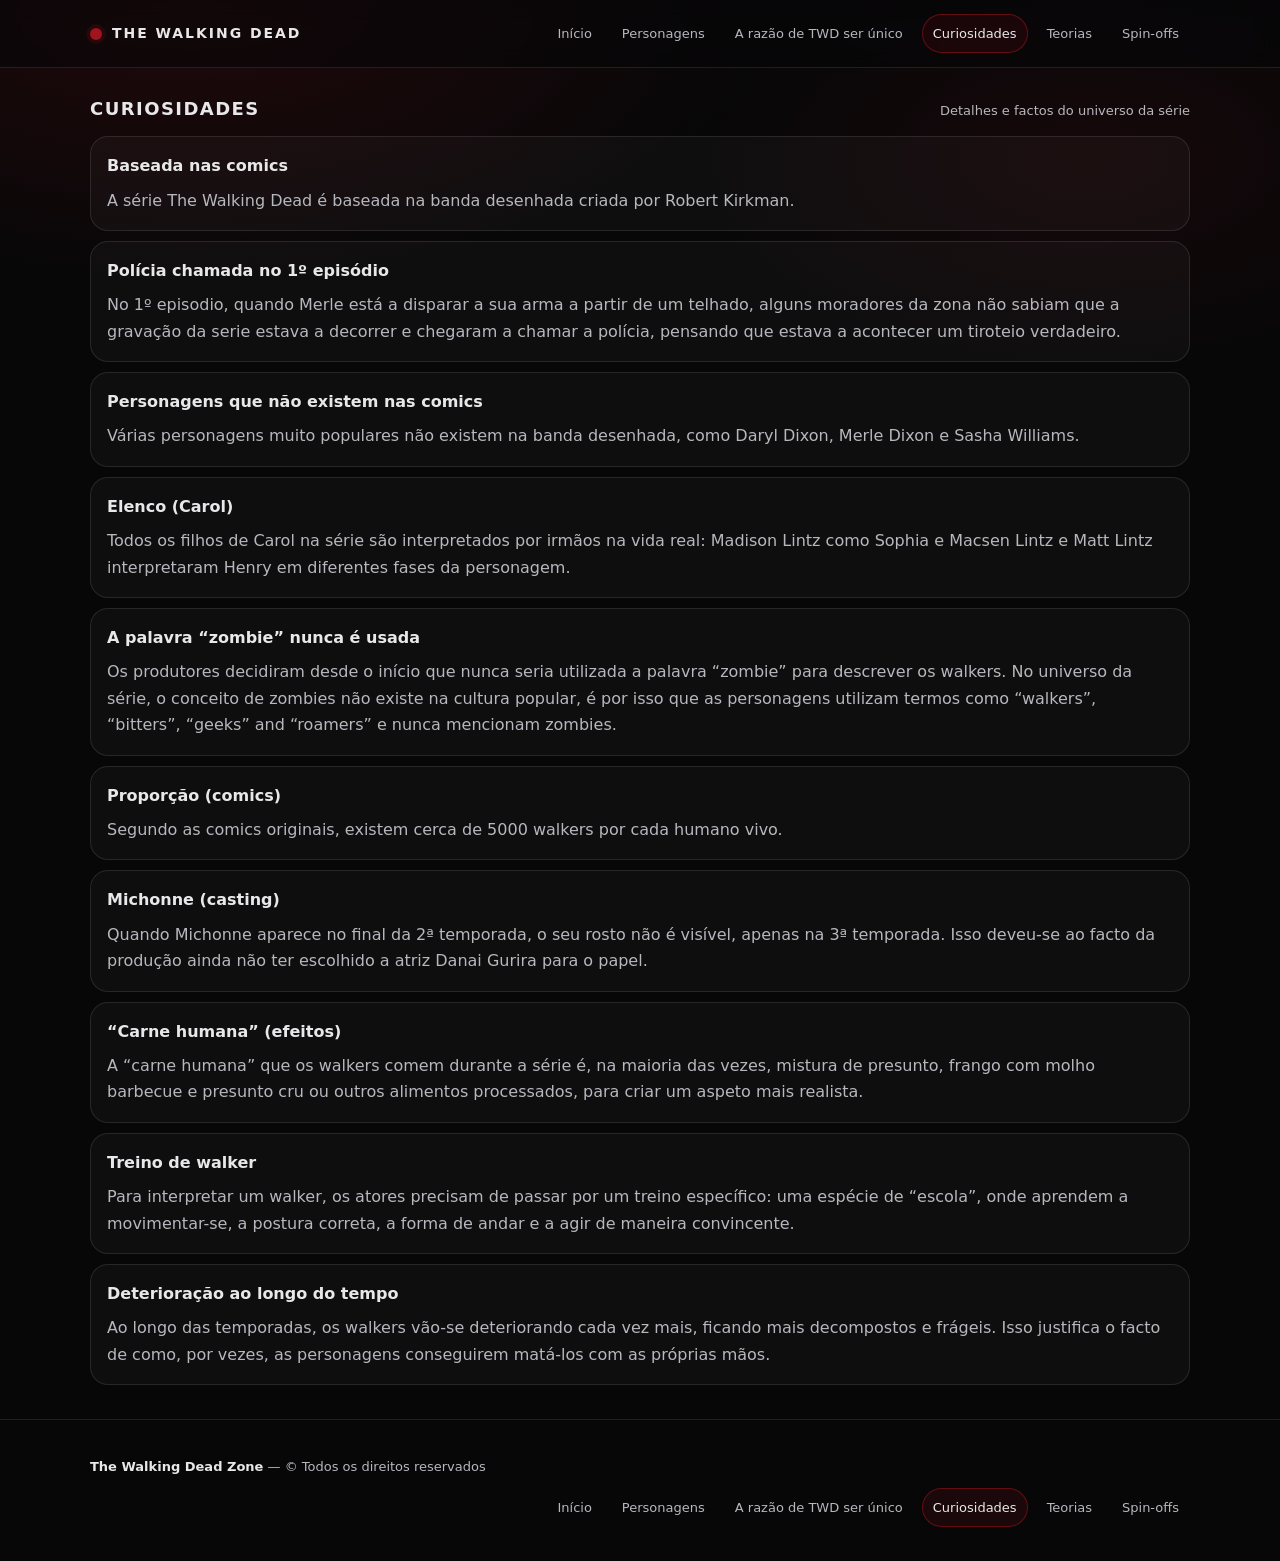
<file: curiosidades.html>
<!doctype html>
<html lang="pt">
<head>
  <meta charset="utf-8" />
  <meta name="viewport" content="width=device-width,initial-scale=1" />
  <title>The Walking Dead — Curiosidades</title>
  <link rel="stylesheet" href="css/style.css" />
</head>
<body>

<header class="header">
  <div class="container">
    <nav class="nav">
      <a class="brand" href="index.html">
        <span class="brand-badge"></span>
        <h1>The Walking Dead</h1>
      </a>
      <div class="nav-links">
        <a href="index.html">Início</a>
        <a href="personagens.html">Personagens</a>
        <a href="unico.html">A razão de TWD ser único</a>
        <a href="curiosidades.html">Curiosidades</a>
        <a href="teorias.html">Teorias</a>
        <a href="spinoffs.html">Spin-offs</a>
      </div>
    </nav>
  </div>
</header>

<main class="section">
  <div class="container">
    <div class="section-title">
      <h3>Curiosidades</h3>
      <span>Detalhes e factos do universo da série</span>
    </div>

    <div class="list">
      <div class="item">
        <h4>Baseada nas comics</h4>
        <p>A série The Walking Dead é baseada na banda desenhada criada por Robert Kirkman.</p>
      </div>

      <div class="item">
        <h4>Polícia chamada no 1º episódio</h4>
        <p>No 1º episodio, quando Merle está a disparar a sua arma a partir de um telhado, alguns moradores da zona não sabiam que a gravação da serie estava a decorrer e chegaram a chamar a polícia, pensando que estava a acontecer um tiroteio verdadeiro.</p>
      </div>

      <div class="item">
        <h4>Personagens que não existem nas comics</h4>
        <p>Várias personagens muito populares não existem na banda desenhada, como Daryl Dixon, Merle Dixon e Sasha Williams.</p>
      </div>

      <div class="item">
        <h4>Elenco (Carol)</h4>
        <p>Todos os filhos de Carol na série são interpretados por irmãos na vida real: Madison Lintz como Sophia e Macsen Lintz e Matt Lintz interpretaram Henry em diferentes fases da personagem.</p>
      </div>

      <div class="item">
        <h4>A palavra “zombie” nunca é usada</h4>
        <p>Os produtores decidiram desde o início que nunca seria utilizada a palavra “zombie” para descrever os walkers. No universo da série, o conceito de zombies não existe na cultura popular, é por isso que as personagens utilizam termos como “walkers”, “bitters”, “geeks” and “roamers” e nunca mencionam zombies.</p>
      </div>

      <div class="item">
        <h4>Proporção (comics)</h4>
        <p>Segundo as comics originais, existem cerca de 5000 walkers por cada humano vivo.</p>
      </div>

      <div class="item">
        <h4>Michonne (casting)</h4>
        <p>Quando Michonne aparece no final da 2ª temporada, o seu rosto não é visível, apenas na 3ª temporada. Isso deveu-se ao facto da produção ainda não ter escolhido a atriz Danai Gurira para o papel.</p>
      </div>

      <div class="item">
        <h4>“Carne humana” (efeitos)</h4>
        <p>A “carne humana” que os walkers comem durante a série é, na maioria das vezes, mistura de presunto, frango com molho barbecue e presunto cru ou outros alimentos processados, para criar um aspeto mais realista.</p>
      </div>

      <div class="item">
        <h4>Treino de walker</h4>
        <p>Para interpretar um walker, os atores precisam de passar por um treino específico: uma espécie de “escola”, onde aprendem a movimentar-se, a postura correta, a forma de andar e a agir de maneira convincente.</p>
      </div>

      <div class="item">
        <h4>Deterioração ao longo do tempo</h4>
        <p>Ao longo das temporadas, os walkers vão-se deteriorando cada vez mais, ficando mais decompostos e frágeis. Isso justifica o facto de como, por vezes, as personagens conseguirem matá-los com as próprias mãos.</p>
      </div>
    </div>
  </div>
</main>

<footer class="footer">
  <div class="container">
    <p><strong>The Walking Dead Zone</strong> — © Todos os direitos reservados</p>

    <div class="nav-links" style="margin-top:10px;">
      <a href="index.html">Início</a>
      <a href="personagens.html">Personagens</a>
      <a href="unico.html">A razão de TWD ser único</a>
      <a href="curiosidades.html">Curiosidades</a>
      <a href="teorias.html">Teorias</a>
      <a href="spinoffs.html">Spin-offs</a>
    </div>
  </div>
</footer>

<button id="btnTop" class="btn-top" type="button" aria-label="Voltar ao topo">↑</button>
<script src="js/main.js"></script>
</body>
</html>
</file>
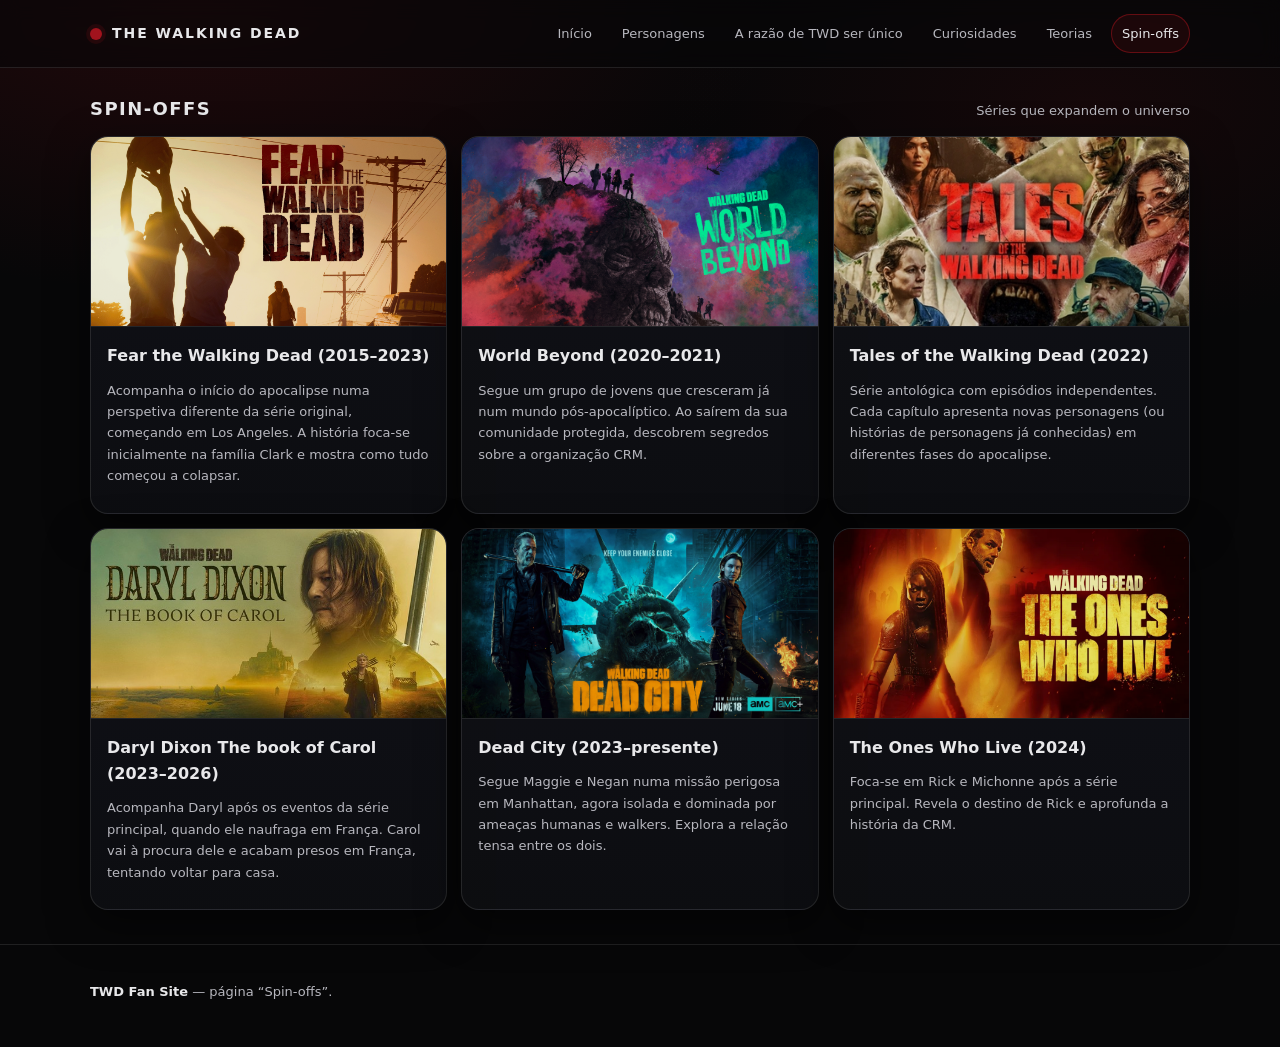
<file: spinoffs.html>
<!doctype html>
<html lang="pt">
<head>
  <meta charset="utf-8" />
  <meta name="viewport" content="width=device-width,initial-scale=1" />
  <title>The Walking Dead — Spin-offs</title>
  <link rel="stylesheet" href="css/style.css" />
</head>
<body>

<header class="header">
  <div class="container">
    <nav class="nav">
      <a class="brand" href="index.html">
        <span class="brand-badge"></span>
        <h1>The Walking Dead</h1>
      </a>
      <div class="nav-links">
        <a href="index.html">Início</a>
        <a href="personagens.html">Personagens</a>
        <a href="unico.html">A razão de TWD ser único</a>
        <a href="curiosidades.html">Curiosidades</a>
        <a href="teorias.html">Teorias</a>
        <a href="spinoffs.html">Spin-offs</a>
      </div>
    </nav>
  </div>
</header>

<main class="section">
  <div class="container">
    <div class="section-title">
      <h3>Spin-offs</h3>
      <span>Séries que expandem o universo</span>
    </div>

    <div class="grid">
      <article class="card person">
        <div class="img"><img src="images/fear.jpg" alt="Fear the Walking Dead" /></div>
        <div class="meta">
          <h4>Fear the Walking Dead (2015–2023)</h4>
          <p class="small">Acompanha o início do apocalipse numa perspetiva diferente da série original, começando em Los Angeles. A história foca-se inicialmente na família Clark e mostra como tudo começou a colapsar.</p>
        </div>
      </article>

      <article class="card person">
        <div class="img"><img src="images/worldbeyond.jpg" alt="World Beyond" /></div>
        <div class="meta">
          <h4>World Beyond (2020–2021)</h4>
          <p class="small">Segue um grupo de jovens que cresceram já num mundo pós-apocalíptico. Ao saírem da sua comunidade protegida, descobrem segredos sobre a organização CRM.</p>
        </div>
      </article>

      <article class="card person">
        <div class="img"><img src="images/tales.jpg" alt="Tales of the Walking Dead" /></div>
        <div class="meta">
          <h4>Tales of the Walking Dead (2022)</h4>
          <p class="small">Série antológica com episódios independentes. Cada capítulo apresenta novas personagens (ou histórias de personagens já conhecidas) em diferentes fases do apocalipse.</p>
        </div>
      </article>

      <article class="card person">
        <div class="img"><img src="images/darylcarol.jpg" alt="Daryl Dixon The book of Carol" /></div>
        <div class="meta">
          <h4>Daryl Dixon The book of Carol (2023–2026)</h4>
          <p class="small">Acompanha Daryl após os eventos da série principal, quando ele naufraga em França. Carol vai à procura dele e acabam presos em França, tentando voltar para casa.</p>
        </div>
      </article>

      <article class="card person">
        <div class="img"><img src="images/deadcity.jpg" alt="Dead City" /></div>
        <div class="meta">
          <h4>Dead City (2023–presente)</h4>
          <p class="small">Segue Maggie e Negan numa missão perigosa em Manhattan, agora isolada e dominada por ameaças humanas e walkers. Explora a relação tensa entre os dois.</p>
        </div>
      </article>

      <article class="card person">
        <div class="img"><img src="images/oneswholive.jpg" alt="The Ones Who Live" /></div>
        <div class="meta">
          <h4>The Ones Who Live (2024)</h4>
          <p class="small">Foca-se em Rick e Michonne após a série principal. Revela o destino de Rick e aprofunda a história da CRM.</p>
        </div>
      </article>
    </div>
  </div>
</main>

<footer class="footer">
  <div class="container">
    <p><strong>TWD Fan Site</strong> — página “Spin-offs”.</p>
  </div>
</footer>

<button id="btnTop" class="btn-top" type="button" aria-label="Voltar ao topo">↑</button>
<script src="js/main.js"></script>
</body>
</html>
</file>
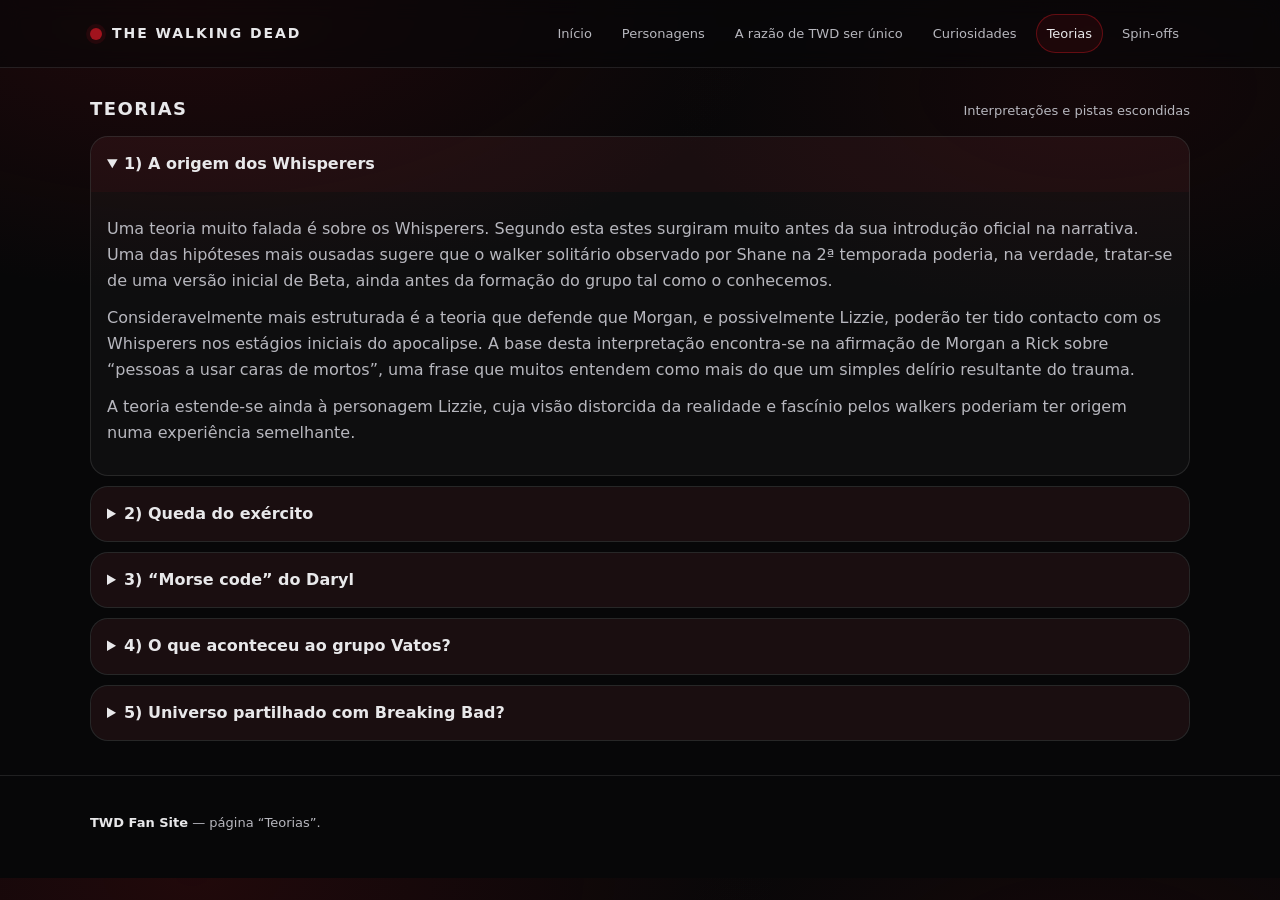
<file: teorias.html>
<!doctype html>
<html lang="pt">
<head>
  <meta charset="utf-8" />
  <meta name="viewport" content="width=device-width,initial-scale=1" />
  <title>The Walking Dead — Teorias</title>
  <link rel="stylesheet" href="css/style.css" />
</head>
<body>

<header class="header">
  <div class="container">
    <nav class="nav">
      <a class="brand" href="index.html">
        <span class="brand-badge"></span>
        <h1>The Walking Dead</h1>
      </a>
      <div class="nav-links">
        <a href="index.html">Início</a>
        <a href="personagens.html">Personagens</a>
        <a href="unico.html">A razão de TWD ser único</a>
        <a href="curiosidades.html">Curiosidades</a>
        <a href="teorias.html">Teorias</a>
        <a href="spinoffs.html">Spin-offs</a>
      </div>
    </nav>
  </div>
</header>

<main class="section">
  <div class="container">
    <div class="section-title">
      <h3>Teorias</h3>
      <span>Interpretações e pistas escondidas</span>
    </div>

    <div class="list">
      <details open>
        <summary>1) A origem dos Whisperers</summary>
        <div>
          <p>
            Uma teoria muito falada é sobre os Whisperers. Segundo esta estes surgiram muito antes da sua introdução oficial na narrativa.
            Uma das hipóteses mais ousadas sugere que o walker solitário observado por Shane na 2ª temporada poderia, na verdade, tratar-se
            de uma versão inicial de Beta, ainda antes da formação do grupo tal como o conhecemos.
          </p>
          <p>
            Consideravelmente mais estruturada é a teoria que defende que Morgan, e possivelmente Lizzie, poderão ter tido contacto com os Whisperers
            nos estágios iniciais do apocalipse. A base desta interpretação encontra-se na afirmação de Morgan a Rick sobre “pessoas a usar caras de mortos”,
            uma frase que muitos entendem como mais do que um simples delírio resultante do trauma.
          </p>
          <p>
            A teoria estende-se ainda à personagem Lizzie, cuja visão distorcida da realidade e fascínio pelos walkers poderiam ter origem numa experiência semelhante.
          </p>
        </div>
      </details>

      <details>
        <summary>2) Queda do exército</summary>
        <div>
          <p>
            Uma das teorias mais debatidas sobre a queda do exército defende que os militares não foram derrotados apenas pela força dos walkers, mas também pela
            possível existência de um segundo vírus que estaria a circular simultaneamente ao Wildfire.
          </p>
          <p>
            Segundo esta hipótese, enquanto o vírus Wildfire garantia que todos regressassem após a morte, uma infeção respiratória altamente contagiosa, semelhante
            a uma gripe agressiva, teria aumentado drasticamente o número de vítimas nos primeiros dias do surto.
          </p>
          <p>
            A teoria apoia-se nos acontecimentos iniciais retratados em Fear the Walking Dead (referências a surtos de gripe antes do pânico generalizado) e ganha
            relevância com o arco da 4ª temporada na prisão, onde surge uma infeção respiratória severa.
          </p>
          <p>
            Assim, a combinação de dois surtos (Wildfire + uma possível gripe altamente letal) explicaria a rapidez com que o exército perdeu controlo da situação.
          </p>
        </div>
      </details>

      <details>
        <summary>3) “Morse code” do Daryl</summary>
        <div>
          <p>
            No episódio “Service”, Daryl, quando estava sob o controlo de Negan, pisca repetidamente os olhos enquanto olha fixamente para Rick.
            O padrão parece deliberado e foi interpretado como código Morse, formando a palavra “east”, o que indicaria a direção do Santuário.
          </p>
          <p>
            A teoria ganhou força pelo contexto (Daryl prisioneiro) e por um detalhe no mesmo episódio: um quadro com alfabeto em código Morse em Alexandria.
          </p>
        </div>
      </details>

      <details>
        <summary>4) O que aconteceu ao grupo Vatos?</summary>
        <div>
          <p>
            Teoria: o grupo Vatos, encontrado por Rick, Daryl e Glenn no 4º episódio da 1ª temporada, poderá ter sido eliminado pelo Governador.
            Numa cena apagada, o grupo volta ao local e é visível que já não se encontram lá, com sinais de violência.
          </p>
          <p>
            Segundo esta hipótese, o Governador poderia ter atacado o grupo e apropriado medicamentos e mantimentos, ajudando a explicar os recursos de Woodbury.
          </p>
        </div>
      </details>

      <details>
        <summary>5) Universo partilhado com Breaking Bad?</summary>
        <div>
          <p>
            Uma teoria bastante conhecida é a possibilidade de The Walking Dead partilhar o mesmo universo que Breaking Bad.
            Entre os detalhes: Daryl encontra metanfetamina azul (semelhante à “blue meth” de Walter White), o carro usado por Glenn no 2º episódio,
            e a máquina de café no laboratório do Governador semelhante à usada por Gale.
          </p>
        </div>
      </details>
    </div>
  </div>
</main>

<footer class="footer">
  <div class="container">
    <p><strong>TWD Fan Site</strong> — página “Teorias”.</p>
  </div>
</footer>

<button id="btnTop" class="btn-top" type="button" aria-label="Voltar ao topo">↑</button>
<script src="js/main.js"></script>
</body>
</html>
</file>
<file: css/style.css>
/* =========================
   TWD Site - Dark Theme
   Preto + Vermelho Escuro
   ========================= */

:root{
  --bg: #070708;
  --panel: #0e0f12;
  --panel-2: #12131a;
  --text: #e8e8ea;
  --muted: #b7b7be;

  --red: #7b0f16;      /* vermelho escuro */
  --red-2: #a1131d;    /* destaque */
  --line: rgba(255,255,255,.10);
  --shadow: 0 14px 40px rgba(0,0,0,.50);

  --radius: 18px;
  --max: 1100px;
}

*{ box-sizing: border-box; }
html{ scroll-behavior:smooth; }
body{
  margin:0;
  font-family: system-ui, -apple-system, Segoe UI, Roboto, Arial, sans-serif;
  background:
    radial-gradient(900px 450px at 15% 0%, rgba(123,15,22,.22), transparent 65%),
    radial-gradient(700px 380px at 85% 10%, rgba(123,15,22,.12), transparent 60%),
    var(--bg);
  color: var(--text);
  line-height: 1.65;
}

a{ color: inherit; text-decoration:none; }
img{ max-width:100%; display:block; }

.container{
  width: min(var(--max), calc(100% - 44px));
  margin: 0 auto;
}

/* Header/Nav */
.header{
  position: sticky;
  top: 0;
  z-index: 50;
  backdrop-filter: blur(10px);
  background: rgba(7,7,8,.55);
  border-bottom: 1px solid var(--line);
}

.nav{
  display:flex;
  align-items:center;
  justify-content:space-between;
  gap: 18px;
  padding: 14px 0;
}

.brand{
  display:flex;
  align-items:center;
  gap: 10px;
}
.brand-badge{
  width: 12px;
  height: 12px;
  border-radius: 999px;
  background: var(--red-2);
  box-shadow: 0 0 0 4px rgba(161,19,29,.15);
}
.brand h1{
  font-size: 14px;
  margin:0;
  letter-spacing: .14em;
  text-transform: uppercase;
  color: var(--text);
}

.nav-links{
  display:flex;
  flex-wrap:wrap;
  gap: 8px;
  justify-content:flex-end;
}
.nav-links a{
  font-size: 13px;
  padding: 8px 10px;
  border-radius: 999px;
  border: 1px solid transparent;
  color: var(--muted);
}
.nav-links a:hover{
  border-color: rgba(161,19,29,.35);
  color: var(--text);
  background: rgba(161,19,29,.08);
}
.nav-links a.active{
  color: var(--text);
  border-color: rgba(161,19,29,.55);
  background: rgba(161,19,29,.12);
}

/* Hero */
.hero{
  padding: 42px 0 18px;
}
.hero-grid{
  display:grid;
  grid-template-columns: 1.25fr .75fr;
  gap: 18px;
}
@media (max-width: 920px){
  .hero-grid{ grid-template-columns: 1fr; }
}

.card{
  background: linear-gradient(180deg, rgba(18,19,26,.88), rgba(14,15,18,.88));
  border: 1px solid var(--line);
  border-radius: var(--radius);
  box-shadow: var(--shadow);
  overflow:hidden;
}

.card-pad{ padding: 22px; }

.kicker{
  display:inline-flex;
  gap: 10px;
  align-items:center;
  padding: 6px 10px;
  border-radius: 999px;
  border: 1px solid rgba(161,19,29,.35);
  background: rgba(161,19,29,.10);
  font-size: 12px;
  color: var(--text);
  letter-spacing:.08em;
  text-transform: uppercase;
}
.kicker i{
  width: 8px;
  height: 8px;
  border-radius: 999px;
  background: var(--red-2);
}

h2{
  margin: 14px 0 10px;
  font-size: 34px;
  line-height: 1.15;
}
p{ margin: 10px 0; color: var(--muted); }

.quote{
  margin-top: 18px;
  padding: 16px 16px;
  border-left: 3px solid rgba(161,19,29,.8);
  background: rgba(161,19,29,.06);
  border-radius: 14px;
  color: var(--text);
  font-weight: 650;
  letter-spacing:.04em;
}
.hero-img{
  height: 100%;
  min-height: 310px;
  background: #0b0c10;
  border-left: 1px solid var(--line);
}
.hero-img img{
  width:100%;
  height:100%;
  object-fit: cover;
  opacity: .9;
}

.section{
  padding: 26px 0 34px;
}
.section-title{
  display:flex;
  align-items:baseline;
  justify-content:space-between;
  gap: 14px;
  margin-bottom: 12px;
}
.section-title h3{
  margin:0;
  font-size: 18px;
  letter-spacing:.08em;
  text-transform: uppercase;
}
.section-title span{
  color: var(--muted);
  font-size: 13px;
}

/* Grid cards */
.grid{
  display:grid;
  grid-template-columns: repeat(3, 1fr);
  gap: 14px;
}
@media (max-width: 980px){
  .grid{ grid-template-columns: repeat(2, 1fr); }
}
@media (max-width: 640px){
  .grid{ grid-template-columns: 1fr; }
}

.person{
  display:flex;
  flex-direction:column;
  min-height: 100%;
}
.person .img{
  height: 190px;
  background:#0b0c10;
  border-bottom: 1px solid var(--line);
}
.person .img img{
  width:100%;
  height:100%;
  object-fit: cover;
  opacity:.92;
}
.person .meta{
  padding: 16px;
}
.person h4{
  margin:0 0 6px;
  font-size: 16px;
}
.badges{
  display:flex;
  flex-wrap:wrap;
  gap: 6px;
  margin: 10px 0 8px;
}
.badge{
  font-size: 12px;
  padding: 4px 8px;
  border-radius: 999px;
  border: 1px solid rgba(255,255,255,.12);
  color: var(--muted);
  background: rgba(255,255,255,.03);
}
.badge.red{
  border-color: rgba(161,19,29,.38);
  background: rgba(161,19,29,.10);
  color: var(--text);
}
.small{
  font-size: 13px;
  color: var(--muted);
}

/* Lists/Details */
.list{
  display:grid;
  gap: 10px;
}
.item{
  padding: 16px;
  border-radius: var(--radius);
  border: 1px solid var(--line);
  background: rgba(255,255,255,.03);
}
.item h4{ margin:0 0 8px; font-size: 16px; }
.item p{ margin: 0; }

details{
  border: 1px solid var(--line);
  border-radius: var(--radius);
  background: rgba(255,255,255,.03);
  overflow:hidden;
}
summary{
  cursor:pointer;
  padding: 14px 16px;
  font-weight: 650;
  color: var(--text);
  background: rgba(161,19,29,.08);
  outline:none;
}
details > div{
  padding: 14px 16px 18px;
}
details p{ margin: 10px 0; }

.footer{
  padding: 26px 0 34px;
  border-top: 1px solid var(--line);
  color: var(--muted);
  font-size: 13px;
}
.footer strong{ color: var(--text); }

.btn-top{
  position: fixed;
  right: 16px;
  bottom: 16px;
  border: 1px solid rgba(161,19,29,.55);
  background: rgba(161,19,29,.14);
  color: var(--text);
  padding: 10px 12px;
  border-radius: 999px;
  cursor:pointer;
  box-shadow: var(--shadow);
  display:none;
}
.btn-top:hover{ background: rgba(161,19,29,.20); }
</file>
